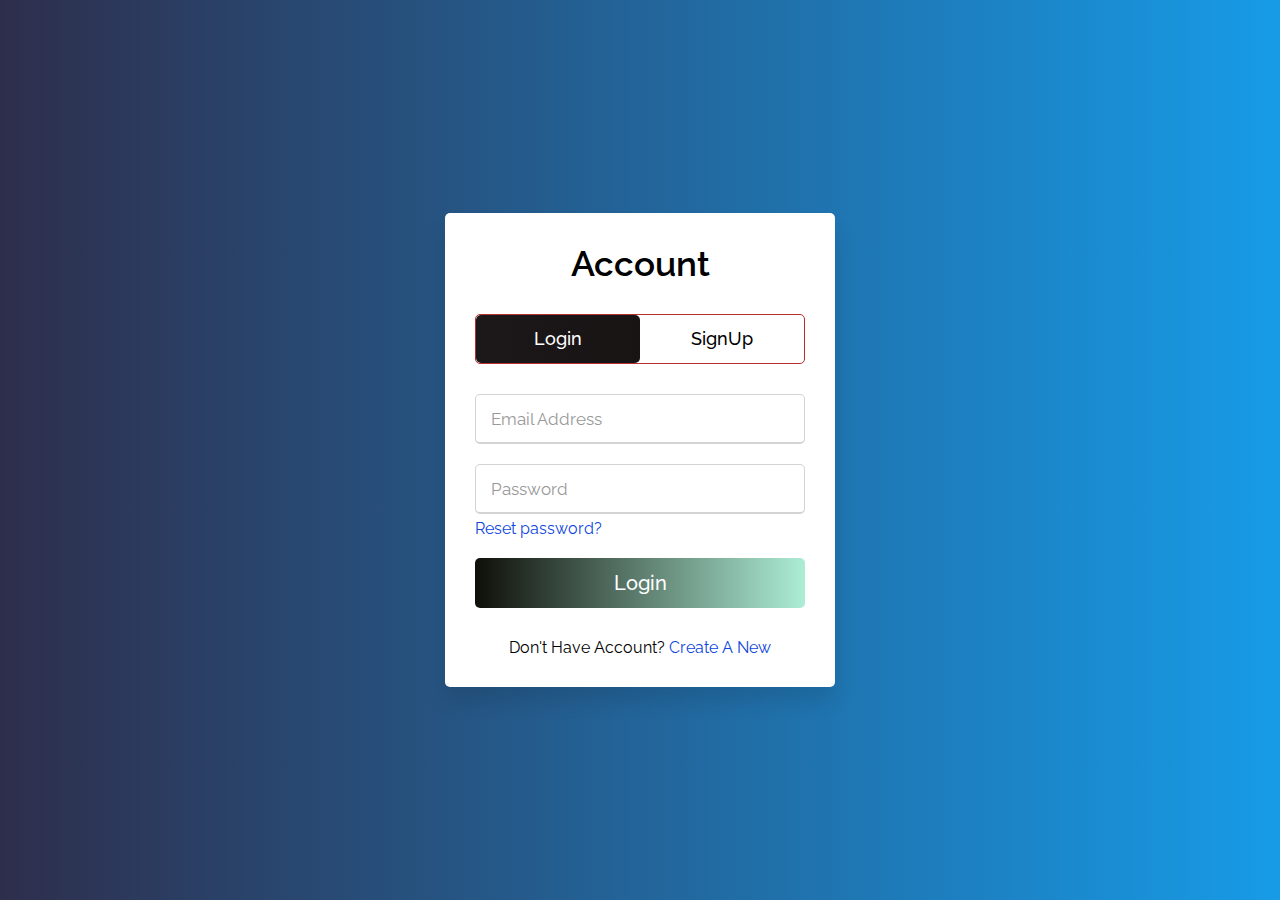
<file: form.html>
<!DOCTYPE html>
<html lang="en" dir="ltr">
  <head>
    <meta charset="utf-8" />
    <title>Sign Up Log In</title>
    <link rel="stylesheet" href="style.css" />
    <meta name="viewport" content="width=device-width, initial-scale=1.0" />
  </head>
  <body>
    <div class="wrapper">
      <div class="title-text">
        <div class="title login">Account</div>
        <div class="title signup">Account</div>
      </div>
      <div class="form-container">
        <div class="slide-controls">
          <input type="radio" name="slide" id="login" checked />
          <input type="radio" name="slide" id="signup" />
          <label for="login" class="slide login">Login</label>
          <label for="signup" class="slide signup">SignUp</label>
          <div class="slider-tab"></div>
        </div>
        <div class="form-inner">
          <form action="#" class="login">
            <div class="field">
              <input type="text" placeholder="Email Address" required />
            </div>
            <div class="field">
              <input type="password" placeholder="Password" required />
            </div>
            <div class="pass-link">
              <a href="reset.html">Reset password?</a>
            </div>
            <div class="field btn">
              <div class="btn-layer"></div>
              <input type="submit" value="Login" />
            </div>
            <div class="signup-link">
              Don't Have Account? <a href="">Create A New</a>
            </div>
          </form>
          <form action="#" class="signup">
            <div class="field">
              <input type="text" placeholder="Email Address" required />
            </div>
            <div class="field">
              <input type="password" placeholder="Password" required />
            </div>
            <div class="field">
              <input type="password" placeholder="Confirm Password" required />
            </div>
            <div class="field btn">
              <div class="btn-layer"></div>
              <input type="submit" value="SignUp" />
            </div>
          </form>
        </div>
      </div>
    </div>
    <script>
      const loginText = document.querySelector(".title-text .login");
      const loginForm = document.querySelector("form.login");
      const loginBtn = document.querySelector("label.login");
      const signupBtn = document.querySelector("label.signup");
      const signupLink = document.querySelector("form .signup-link a");
      signupBtn.onclick = () => {
        loginForm.style.marginLeft = "-50%";
        loginText.style.marginLeft = "-50%";
      };
      loginBtn.onclick = () => {
        loginForm.style.marginLeft = "0%";
        loginText.style.marginLeft = "0%";
      };
      signupLink.onclick = () => {
        signupBtn.click();
        return false;
      };
    </script>
  </body>
</html>
</file>
<file: style.css>
@import url("https://fonts.googleapis.com/css2?family=Raleway:wght@300&display=swap");

* {
  margin: 0;
  padding: 0;
  box-sizing: border-box;
  font-family: "Raleway", sans-serif;
}
html,
body {
  display: grid;
  height: 100%;
  width: 100%;
  place-items: center;
  background: -webkit-linear-gradient(left, #2e2e4c, #179be7);
}
::selection {
  background: #252929;
  color: #fff;
}
.wrapper {
  overflow: hidden;
  max-width: 390px;
  background: #fff;
  padding: 30px;
  border-radius: 5px;
  box-shadow: 0px 15px 20px rgba(0, 0, 0, 0.1);
}
.wrapper .title-text {
  display: flex;
  width: 200%;
}
.wrapper .title {
  width: 50%;
  font-size: 35px;
  font-weight: 600;
  text-align: center;
  transition: all 0.6s cubic-bezier(0.68, -0.55, 0.265, 1.55);
}
.wrapper .slide-controls {
  position: relative;
  display: flex;
  height: 50px;
  width: 100%;
  overflow: hidden;
  margin: 30px 0 10px 0;
  justify-content: space-between;
  border: 1px solid rgb(183, 47, 47);
  border-radius: 5px;
}
.slide-controls .slide {
  height: 100%;
  width: 100%;
  color: #fff;
  font-size: 18px;
  font-weight: 500;
  text-align: center;
  line-height: 48px;
  cursor: pointer;
  z-index: 1;
  transition: all 0.6s ease;
}
.slide-controls label.signup {
  color: #000;
}
.slide-controls .slider-tab {
  position: absolute;
  height: 100%;
  width: 50%;
  left: 0;
  z-index: 0;
  border-radius: 5px;
  background: -webkit-linear-gradient(left, #1c181a, #181414);
  transition: all 0.6s cubic-bezier(0.68, -0.55, 0.265, 1.55);
}
input[type="radio"] {
  display: none;
}
#signup:checked ~ .slider-tab {
  left: 50%;
}
#signup:checked ~ label.signup {
  color: #fff;
  cursor: default;
  user-select: none;
}
#signup:checked ~ label.login {
  color: #161515;
}
#login:checked ~ label.signup {
  color: #000;
}
#login:checked ~ label.login {
  cursor: default;
  user-select: none;
}
.wrapper .form-container {
  width: 100%;
  overflow: hidden;
}
.form-container .form-inner {
  display: flex;
  width: 200%;
}
.form-container .form-inner form {
  width: 50%;
  transition: all 0.6s cubic-bezier(0.68, -0.55, 0.265, 1.55);
}
.form-inner form .field {
  height: 50px;
  width: 100%;
  margin-top: 20px;
}
.form-inner form .field input {
  height: 100%;
  width: 100%;
  outline: none;
  padding-left: 15px;
  border-radius: 5px;
  border: 1px solid lightgrey;
  border-bottom-width: 2px;
  font-size: 17px;
  transition: all 0.3s ease;
}
.form-inner form .field input:focus {
  border-color: #12e8f0;
}
.form-inner form .field input::placeholder {
  color: #999;
  transition: all 0.3s ease;
}
form .field input:focus::placeholder {
  color: #b3b3b3;
}
.form-inner form .pass-link {
  margin-top: 5px;
}
.form-inner form .signup-link {
  text-align: center;
  margin-top: 30px;
}
.form-inner form .pass-link a,
.form-inner form .signup-link a {
  color: #0e45dd;
  text-decoration: none;
}
.form-inner form .pass-link a:hover,
.form-inner form .signup-link a:hover {
  text-decoration: underline;
}
form .btn {
  height: 50px;
  width: 100%;
  border-radius: 5px;
  position: relative;
  overflow: hidden;
}
form .btn .btn-layer {
  height: 100%;
  width: 300%;
  position: absolute;
  left: -100%;
  background: -webkit-linear-gradient(
    right,
    #03615b,
    #adedd5,
    #0e0f09,
    #adedd5
  );
  border-radius: 5px;
  transition: all 0.4s ease;
}
form .btn:hover .btn-layer {
  left: 0;
}
form .btn input[type="submit"] {
  height: 100%;
  width: 100%;
  z-index: 2;
  position: relative;
  background: none;
  border: none;
  color: #fff;
  padding-left: 0;
  border-radius: 10px;
  font-size: 20px;
  font-weight: 500;
  cursor: pointer;
}
</file>
